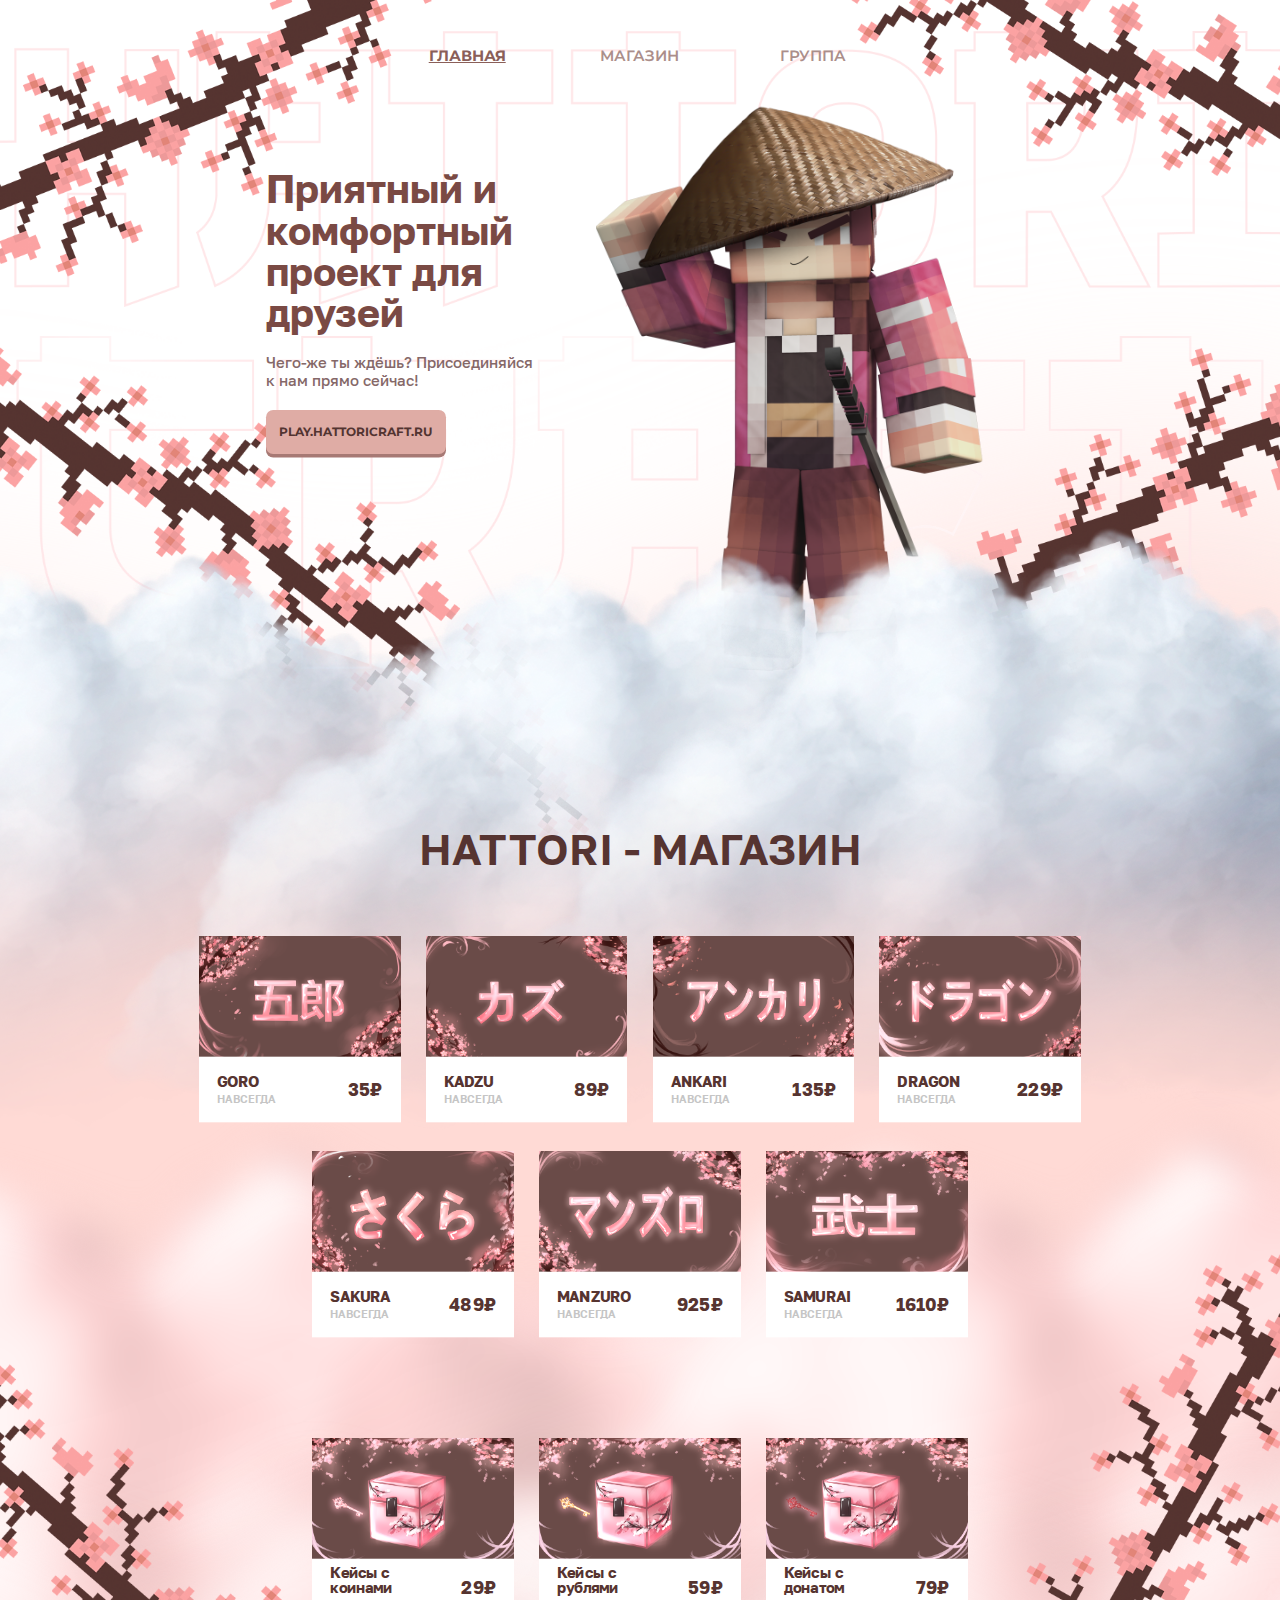
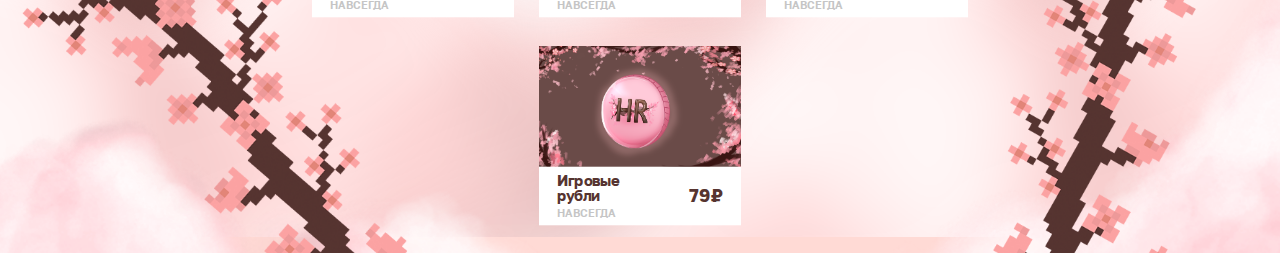
<file: index.html>
<!DOCTYPE html>
<html lang="ru">
	<head>
		<title>HattoriCraft</title>
		<link rel="stylesheet" href="https://cdn.jsdelivr.net/npm/swiper@8/swiper-bundle.min.css">
		<link rel="stylesheet" href="css/style.css" />
		<meta charset="UTF-8" />
		<meta name="viewport" content="width=device-width" />
	</head>
	<body>
		<div class="wrapper">

			<header class="header">
				<nav class="header__nav">
					<ul class="header__ul">
						<li class="header__li"><a href="index.html" class="header__a inhere">ГЛАВНАЯ</a></li>
						<li class="header__li"><a href="#shop" class="header__a">МАГАЗИН</a></li>
						<li class="header__li"><a href="https://vk.com/hattori_craft" class="header__a" target="_blank">ГРУППА</a></li>
					</ul>
				</nav>
			</header>

			<main class="main">
				<article class="start">
					<div class="container">
						<h1 class="start__title">Приятный и комфортный проект для друзей</h1>
						<h2 class="start__subtitle">Чего-же ты ждёшь? Присоединяйся к нам прямо сейчас!</h2>
						<button class="start__button btn" data-clipboard-text="play.hattoricraft.ru">
							<span>PLAY.HATTORICRAFT.RU</span>
						</button>

						<div class="pasan ignore"><img src="img/40.png" alt=""></div>
						<div class="heart ignore"><img src="img/heart.png" alt=""></div>
					</div>
				</article>
				<article class="shop" id="shop">
					<div class="container">
						<h2 class="shop__title">HATTORI - МАГАЗИН</h2>
						<div class="shop__row shop__row1">

							<div class="shop__columm">
								<a href="#" class="shop__item">
									<div class="shop__img">
										<img src="img/hattori1.png" alt="">
									</div>
									<div class="shop__body">
										<div class="shop__left">
											<div class="shop__name">GORO</div>
											<div class="shop__time">НАВСЕГДА</div>
										</div>
										<div class="shop__price">35₽</div>
									</div>
								</a>
							</div>

							<div class="shop__columm">
								<a href="#" class="shop__item">
									<div class="shop__img">
										<img src="img/hattori2.png" alt="">
									</div>
									<div class="shop__body">
										<div class="shop__left">
											<div class="shop__name">KADZU</div>
											<div class="shop__time">НАВСЕГДА</div>
										</div>
										<div class="shop__price">89₽</div>
									</div>
								</a>
							</div>

							<div class="shop__columm">
								<a href="#" class="shop__item">
									<div class="shop__img">
										<img src="img/hattori3.png" alt="">
									</div>
									<div class="shop__body">
										<div class="shop__left">
											<div class="shop__name">ANKARI</div>
											<div class="shop__time">НАВСЕГДА</div>
										</div>
										<div class="shop__price">135₽</div>
									</div>
								</a>
							</div>

							<div class="shop__columm">
								<a href="#" class="shop__item">
									<div class="shop__img">
										<img src="img/hattori4.png" alt="">
									</div>
									<div class="shop__body">
										<div class="shop__left">
											<div class="shop__name">DRAGON</div>
											<div class="shop__time">НАВСЕГДА</div>
										</div>
										<div class="shop__price">229₽</div>
									</div>
								</a>
							</div>

							<div class="shop__columm">
								<a href="#" class="shop__item">
									<div class="shop__img">
										<img src="img/hattori5.png" alt="">
									</div>
									<div class="shop__body">
										<div class="shop__left">
											<div class="shop__name">SAKURA</div>
											<div class="shop__time">НАВСЕГДА</div>
										</div>
										<div class="shop__price">489₽</div>
									</div>
								</a>
							</div>

							<div class="shop__columm">
								<a href="#" class="shop__item">
									<div class="shop__img">
										<img src="img/hattori6.png" alt="">
									</div>
									<div class="shop__body">
										<div class="shop__left">
											<div class="shop__name">MANZURO</div>
											<div class="shop__time">НАВСЕГДА</div>
										</div>
										<div class="shop__price">925₽</div>
									</div>
								</a>
							</div>

							<div class="shop__columm">
								<a href="#" class="shop__item">
									<div class="shop__img">
										<img src="img/hattori7.png" alt="">
									</div>
									<div class="shop__body">
										<div class="shop__left">
											<div class="shop__name">SAMURAI</div>
											<div class="shop__time">НАВСЕГДА</div>
										</div>
										<div class="shop__price">1610₽</div>
									</div>
								</a>
							</div>
							
						</div>
						<div class="shop__row shop__row2">

							<div class="shop__columm">
								<a href="#" class="shop__item">
									<div class="shop__img">
										<img src="img/k1.png" alt="">
									</div>
									<div class="shop__body">
										<div class="shop__left">
											<div class="shop__name">Кейсы с коинами</div>
											<div class="shop__time">НАВСЕГДА</div>
										</div>
										<div class="shop__price">29₽</div>
									</div>
								</a>
							</div>

							<div class="shop__columm">
								<a href="#" class="shop__item">
									<div class="shop__img">
										<img src="img/k2.png" alt="">
									</div>
									<div class="shop__body">
										<div class="shop__left">
											<div class="shop__name">Кейсы с рублями</div>
											<div class="shop__time">НАВСЕГДА</div>
										</div>
										<div class="shop__price">59₽</div>
									</div>
								</a>
							</div>

							<div class="shop__columm">
								<a href="#" class="shop__item">
									<div class="shop__img">
										<img src="img/k3.png" alt="">
									</div>
									<div class="shop__body">
										<div class="shop__left">
											<div class="shop__name">Кейсы с донатом</div>
											<div class="shop__time">НАВСЕГДА</div>
										</div>
										<div class="shop__price">79₽</div>
									</div>
								</a>
							</div>

							<div class="shop__columm">
								<a href="#" class="shop__item">
									<div class="shop__img">
										<img src="img/monetkaa.png" alt="">
									</div>
									<div class="shop__body">
										<div class="shop__left">
											<div class="shop__name">Игровые рубли</div>
											<div class="shop__time">НАВСЕГДА</div>
										</div>
										<div class="shop__price">79₽</div>
									</div>
								</a>
							</div>

						</div>
					</div>
				</article>
			</main>

			<footer class="footer"></footer>

			<div class="wrapper__logo1 ignore"><img src="img/main_logo.png" alt=""></div>
			<div class="wrapper__logo2 ignore"><img src="img/main_logo2.png" alt=""></div>
			<div class="wrapper__bg1 ignore"><img src="img/bg1.png" alt=""></div>
			<div class="wrapper__bg2 ignore"><img src="img/bg2.png" alt=""></div>
			<div class="wrapper__v1 ignore"><img src="img/v1.png" alt=""></div>
			<div class="wrapper__v2 ignore"><img src="img/v2.png" alt=""></div>
			<div class="wrapper__v3 ignore"><img src="img/v3.png" alt=""></div>
			<div class="wrapper__v4 ignore"><img src="img/v4.png" alt=""></div>
			<div class="wrapper__v5 ignore"><img src="img/v5.png" alt=""></div>
			<div class="wrapper__v6 ignore"><img src="img/v6.png" alt=""></div>
			<div class="wrapper__ten ignore"><img src="img/ten_ot_nikh_9150.png" alt=""></div>
			<div class="wrapper__o1 ignore"><img src="img/o1.png" alt=""></div>
			<div class="wrapper__o2 ignore"><img src="img/o2.png" alt=""></div>
			<div class="wrapper__o3 ignore"><img src="img/o3.png" alt=""></div>
			<div class="wrapper__ro1 ignore"><img src="img/ro1.png" alt=""></div>
			<div class="wrapper__ro2 ignore"><img src="img/ro2.png" alt=""></div>
			<div class="wrapper__ro3 ignore"><img src="img/ro3.png" alt=""></div>
			<div class="wrapper__ro4 ignore"><img src="img/ro4.png" alt=""></div>

		</div>

		<script src="js/clipboard.min.js"></script>
		<script src="js/script.js"></script>
	</body>
</html>
</file>
<file: css/style.css>
@charset "UTF-8";
/*Обнуление*/
@import url("https://fonts.googleapis.com/css2?family=Montserrat:ital,wght@0,100;0,200;0,300;0,400;0,500;0,600;0,700;0,800;0,900;1,100;1,200;1,300;1,400;1,500;1,600;1,700;1,800;1,900&display=swap");
* {
  padding: 0;
  margin: 0;
  border: 0;
}

*, *:before, *:after {
  box-sizing: border-box;
}

:focus, :active {
  outline: none;
}

a:focus, a:active {
  outline: none;
}

nav, footer, header, aside {
  display: block;
}

html, body {
  height: 100%;
  width: 100%;
  font-size: 100%;
  line-height: 1;
  font-size: 16px;
  -ms-text-size-adjust: 100%;
  -moz-text-size-adjust: 100%;
  -webkit-text-size-adjust: 100%;
}

input, button, textarea {
  font-family: inherit;
}

input::-ms-clear {
  display: none;
}

button {
  cursor: pointer;
}

button::-moz-focus-inner {
  padding: 0;
  border: 0;
}

a, a:visited {
  text-decoration: none;
}

a:hover {
  text-decoration: none;
}

ul li {
  list-style: none;
}

img {
  vertical-align: top;
}

h1, h2, h3, h4, h5, h6 {
  font-size: inherit;
  font-weight: inherit;
}

/*--------------------*/
html, body {
  font-size: 62.5%;
}

@media (max-width: 108em) {
  html {
    font-size: 9px;
  }
}
@media (max-width: 105em) {
  html {
    font-size: 8.75px;
  }
}
@media (max-width: 91.5em) {
  html {
    font-size: 7.9px;
  }
}
@media (max-width: 91em) {
  html {
    font-size: 8.4px;
  }
}
@media (max-width: 90em) {
  html {
    font-size: 7.9px;
  }
}
@media (max-width: 80em) {
  html {
    font-size: 7.2px;
  }
}
@media (max-width: 72em) {
  html {
    font-size: 6.5px;
  }
}
@media (max-width: 64em) {
  html {
    font-size: 5.5px;
  }
}
@media (max-width: 48em) {
  html {
    font-size: 10px;
    -webkit-text-size-adjust: none;
  }
}
@media (max-width: 44em) {
  html {
    font-size: 9px;
  }
}
@media (max-width: 38em) {
  html {
    font-size: 8px;
  }
}
@media (max-width: 30em) {
  html {
    font-size: 6px;
  }
}
@media (max-width: 26em) {
  html {
    font-size: 4.5px;
  }
}
@media (max-width: 21em) {
  html {
    font-size: 4.4px;
  }
}
@font-face {
  font-family: "Golos Text";
  src: url("../fonts/Golos-Text_Medium.ttf");
  font-weight: normal;
  font-style: normal;
}
@font-face {
  font-family: "Golos Text";
  src: url("../fonts/Golos-Text_DemiBold.ttf");
  font-weight: 600;
  font-style: normal;
}
@font-face {
  font-family: "Golos Text";
  src: url("../fonts/Golos-Text_Bold.ttf");
  font-weight: 700;
  font-style: normal;
}
.start__button, .header__a {
  display: flex;
  justify-content: center;
  align-items: center;
}

.wrapper {
  font-family: Montserrat;
  position: relative;
  min-height: 100vh;
  max-width: 1920px;
  margin: 0 auto;
  overflow: hidden;
}
.wrapper img {
  width: 100%;
  height: 100%;
  -o-object-fit: contain;
     object-fit: contain;
}
.wrapper__logo1 {
  position: absolute;
  top: 4.3rem;
  left: 50%;
  transform: translateX(-50%);
  width: 178.9rem;
  z-index: -4;
}
.wrapper__logo2 {
  position: absolute;
  top: 46.6rem;
  left: 50%;
  transform: translateX(-50%);
  width: 173.2rem;
  z-index: -4;
}
.wrapper__bg1 {
  padding-top: 22rem;
  position: absolute;
  top: 0;
  left: 0;
  width: 100%;
  height: 100%;
  z-index: -5;
}
.wrapper__bg1 img {
  -o-object-fit: fill;
     object-fit: fill;
}
.wrapper__bg2 {
  padding-top: 88.4rem;
  position: absolute;
  top: 0;
  left: 0;
  width: 100%;
  height: 100%;
  z-index: -5;
}
.wrapper__bg2 img {
  -o-object-fit: fill;
     object-fit: fill;
}
.wrapper .pasan {
  position: absolute;
  top: -15rem;
  left: 14rem;
  width: 113rem;
  height: 91rem;
  z-index: -2;
  transform: scale(1.4);
}
.wrapper .pasan img {
  width: 100%;
  height: 100%;
  -o-object-fit: contain;
     object-fit: contain;
}
.wrapper .heart {
  position: absolute;
  top: 6rem;
  left: 43rem;
  z-index: -3;
  transform: scale(0.8) rotate(-15deg);
  width: 20.2rem;
  height: 22.2rem;
  border: 0.4rem solid #d0baba;
  border-radius: 4rem;
  display: flex;
  justify-content: center;
  padding-top: 5.5rem;
  display: none;
}
.wrapper .heart img {
  width: 100%;
  height: 100%;
  -o-object-fit: contain;
     object-fit: contain;
}
.wrapper .heart img {
  width: 5.3rem;
  height: 5.3rem;
}
.wrapper__v1 {
  position: absolute;
  top: 0;
  left: 0;
  width: 60rem;
  height: 38.5rem;
  z-index: -1;
}
.wrapper__v2 {
  position: absolute;
  top: 0;
  right: 0;
  width: 59.6rem;
  height: 24.4rem;
  z-index: -1;
}
.wrapper__v3 {
  position: absolute;
  top: 48.2rem;
  left: 0;
  width: 81.8rem;
  height: 68.5rem;
  z-index: -1;
}
.wrapper__v4 {
  position: absolute;
  top: 48.4rem;
  right: 0;
  width: 54.7rem;
  height: 51rem;
  z-index: -1;
}
.wrapper__v5 {
  position: absolute;
  bottom: 0rem;
  left: 0;
  width: 56.5rem;
  height: 68rem;
  z-index: 1;
}
.wrapper__v6 {
  position: absolute;
  bottom: 0;
  right: 0;
  width: 39.8rem;
  height: 83.2rem;
  z-index: 1;
}
.wrapper__ten {
  position: absolute;
  top: -8px;
  left: 0;
  width: 100%;
  height: 127.1rem;
  opacity: 0.52;
  z-index: 3;
}
@media (max-width: 1919px) {
  .wrapper__ten {
    display: none;
  }
}
.wrapper__o1 {
  position: absolute;
  top: 76.7rem;
  left: 0;
  width: 104.7rem;
  height: 80.5rem;
}
.wrapper__o2 {
  position: absolute;
  top: 76.7rem;
  left: 13.4rem;
  width: 166.3rem;
  height: 80.5rem;
}
.wrapper__o3 {
  position: absolute;
  top: 73rem;
  right: 0;
  width: 111.8rem;
  height: 81rem;
}
.wrapper__ro1 {
  position: absolute;
  bottom: 0;
  right: 0;
  width: 100%;
  height: 110rem;
  z-index: -1;
}
.wrapper__ro2 {
  position: absolute;
  bottom: 0;
  right: 0;
  width: 100%;
  height: 64rem;
  z-index: -1;
}
.wrapper__ro3 {
  position: absolute;
  bottom: 0;
  left: 0;
  width: 76.5rem;
  height: 19.4rem;
  z-index: -1;
}
.wrapper__ro4 {
  position: absolute;
  bottom: 0;
  right: 0;
  width: 54.4rem;
  height: 40rem;
  z-index: -1;
}

.ignore {
  pointer-events: none;
}

.container {
  margin: 0 auto;
  max-width: 126rem;
  position: relative;
}

.header {
  padding-top: 5.7rem;
  margin-bottom: 13.7rem;
}
.header__ul {
  display: flex;
  justify-content: center;
}
.header__li {
  margin-right: 12rem;
  display: flex;
}
.header__li:last-child {
  margin-right: 0;
}
.header__a {
  font-size: 2.1rem;
  font-weight: 600;
  color: #ab8e8a;
  height: 4rem;
  width: 12rem;
}
.header__a:hover {
  font-weight: 700;
  text-decoration: underline;
  color: #8a5f59;
}
.header .inhere {
  font-weight: 700;
  text-decoration: underline;
  color: #8a5f59;
}

.start {
  margin-bottom: 52rem;
}
.start .container {
  max-width: 104rem;
}
.start__title {
  font-family: "Golos Text";
  font-size: 5.4rem;
  line-height: 5.7rem;
  font-weight: 700;
  color: #7a4a44;
  max-width: 38rem;
  margin-bottom: 3rem;
}
.start__subtitle {
  font-family: "Golos Text";
  font-size: 2.1rem;
  line-height: 2.4rem;
  font-weight: 500;
  color: #856868;
  max-width: 38rem;
  margin-bottom: 3rem;
}
.start__button {
  width: 25rem;
  height: 6rem;
  background-color: #dfaca5;
  box-shadow: 0.8rem 1.4rem 5.5rem 0.8rem rgba(166, 141, 142, 0.4);
  position: relative;
  border-radius: 1rem;
  position: relative;
  box-shadow: 0 0.5rem 0px #a77974;
  transition: 0.3s;
  cursor: pointer;
  -webkit-user-select: none;
     -moz-user-select: none;
      -ms-user-select: none;
          user-select: none;
}
.start__button span {
  font-family: Montserrat;
  font-size: 1.6rem;
  font-weight: 700;
  color: #523431;
}
.start__button:hover {
  transform: translateY(0.2rem);
  box-shadow: 0 0.3rem 0px #a77974;
}
.start__button:active {
  transform: translateY(0.5rem);
  box-shadow: 0 0rem 0px #a77974;
}

.shop {
  position: relative;
  z-index: 2;
}
.shop__title {
  font-family: "Golos Text";
  font-size: 6rem;
  font-weight: 600;
  color: #563431;
  text-align: center;
  margin-bottom: 9rem;
}
.shop__row {
  display: flex;
  flex-wrap: wrap;
  justify-content: center;
}
.shop__row1 {
  margin-bottom: 10rem;
}
.shop__row2 {
  max-width: 100rem;
  margin: auto;
}
.shop__row2 > div {
  flex: 0 1 28rem;
  margin: 0 1.75rem 4rem;
}
.shop__row2 .shop__body {
  padding: 1rem 2.5rem;
}
.shop__columm {
  flex: 0 1 25%;
  display: flex;
  justify-content: center;
  margin-bottom: 4rem;
}
.shop__item {
  flex: 0 1 28rem;
  transition: 0.3s;
  background: #6a4b48;
}
.shop__item:hover {
  transform: scale(1.05);
}
.shop__img {
  height: 16.8rem;
}
.shop__img img {
  pointer-events: none;
}
.shop__body {
  position: relative;
  display: flex;
  justify-content: space-between;
  align-items: center;
  padding: 2.5rem;
  background: white;
  transform: scaleY(1.01);
}
.shop__name {
  font-family: "Golos Text";
  font-size: 2rem;
  font-weight: 700;
  letter-spacing: 0.01em;
  color: #563430;
  margin-bottom: 0.5rem;
  max-width: 15rem;
}
.shop__time {
  font-family: "Golos Text";
  font-size: 1.56rem;
  font-weight: 600;
  color: #c5c5c5;
}
.shop__price {
  font-family: "Golos Text";
  font-size: 2.44rem;
  font-weight: 700;
  letter-spacing: 0.01em;
  color: #563430;
}

@media (max-width: 48em) {
  .wrapper__v1 {
    transform: scale(0.5) translate(-60%, -50%);
  }
  .wrapper__v2 {
    transform: scale(0.5) translate(50%, -50%);
  }
  .wrapper__v3 {
    transform: scale(0.5) translate(-50%, 0);
  }
  .wrapper__v4 {
    transform: scale(0.5) translate(50%, 0);
  }
  .wrapper__v5 {
    transform: scale(0.5) translate(-50%, 50%);
  }
  .wrapper__v6 {
    transform: scale(0.5) translate(50%, 50%);
  }
  .header__li {
    margin-right: 5rem;
  }
  .wrapper__bg1,
.wrapper__ro1,
.wrapper__ro2,
.wrapper__ro3,
.wrapper__ro4 {
    display: none;
  }
  .wrapper__logo1 {
    width: 70rem;
  }
  .wrapper__logo2 {
    width: 55rem;
    top: 26rem;
  }
  .start .container {
    padding: 0 3rem;
  }
  .start .pasan {
    left: -4rem;
    transform: scale(0.8);
  }
  .start .heart {
    top: 10rem;
    left: 30rem;
    transform: scale(0.5);
  }
  .shop__columm {
    flex: 0 1 50%;
  }
}/*# sourceMappingURL=style.css.map */
</file>
